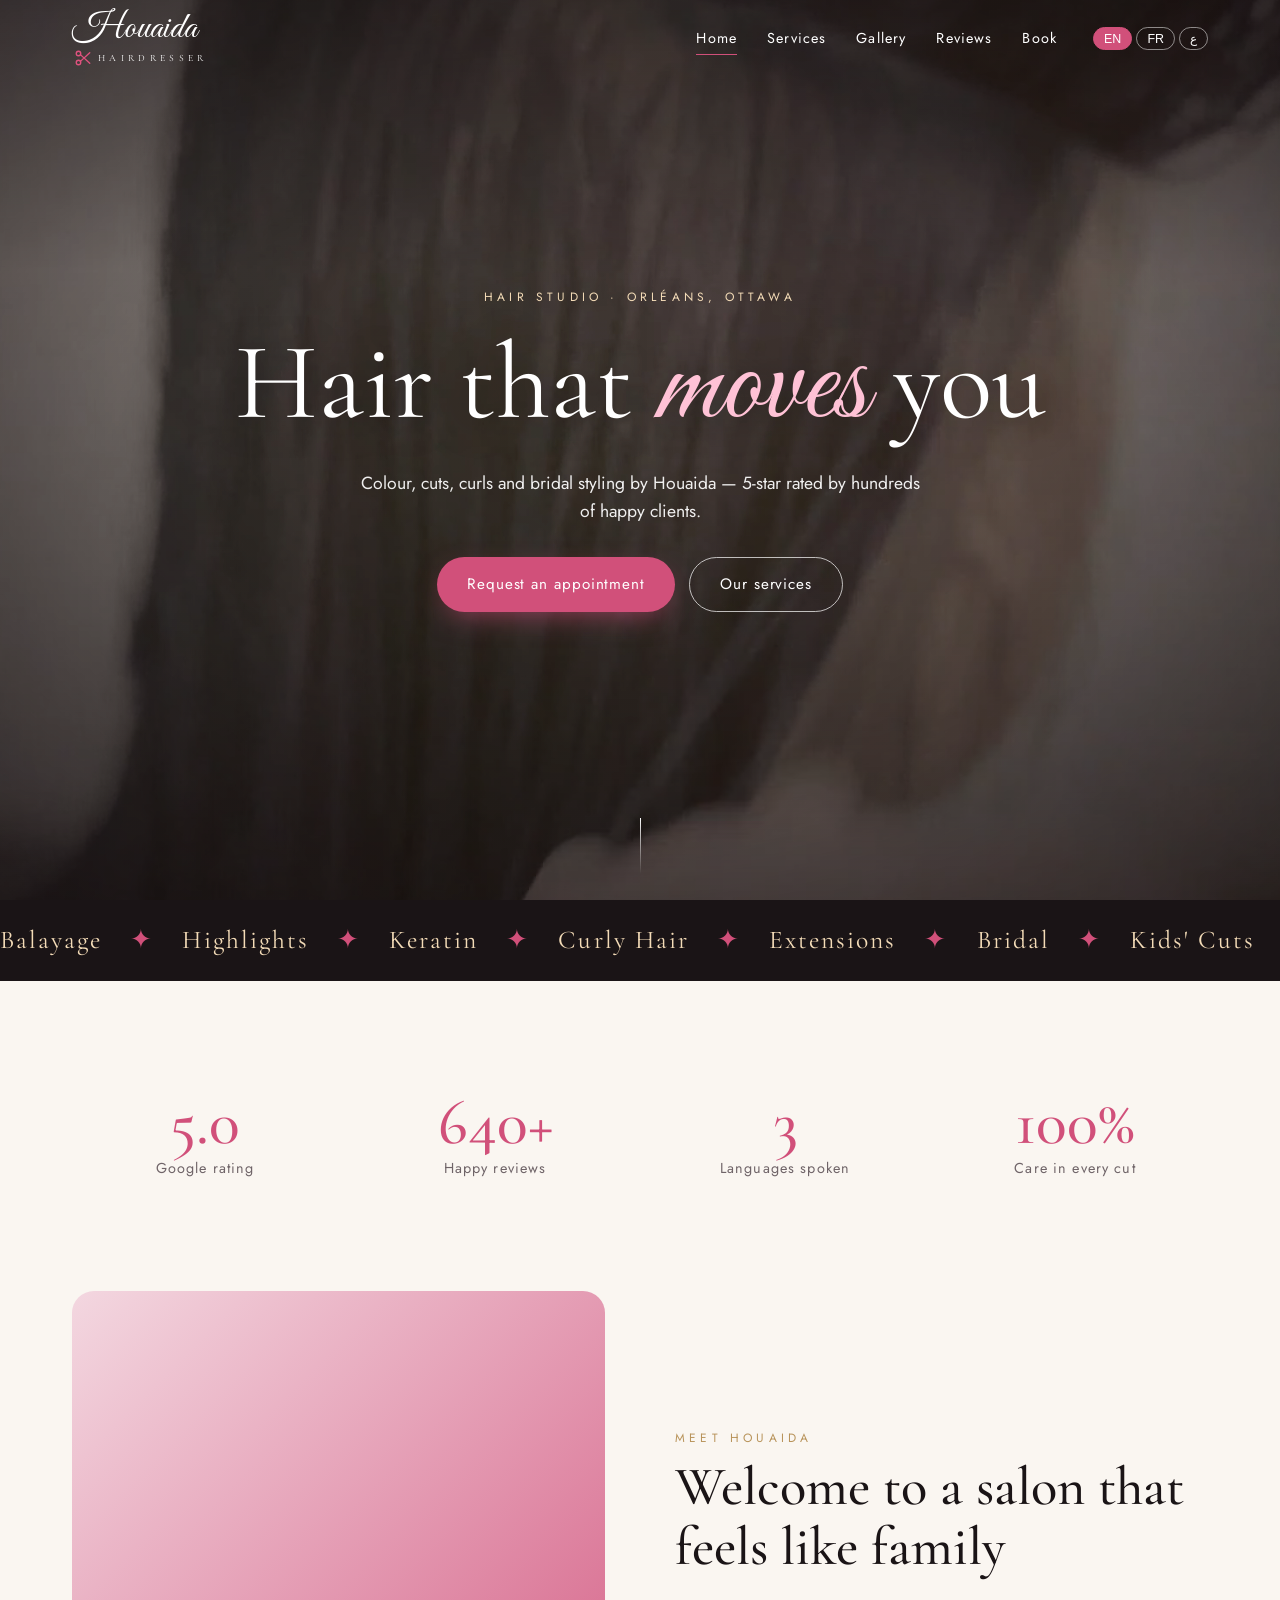
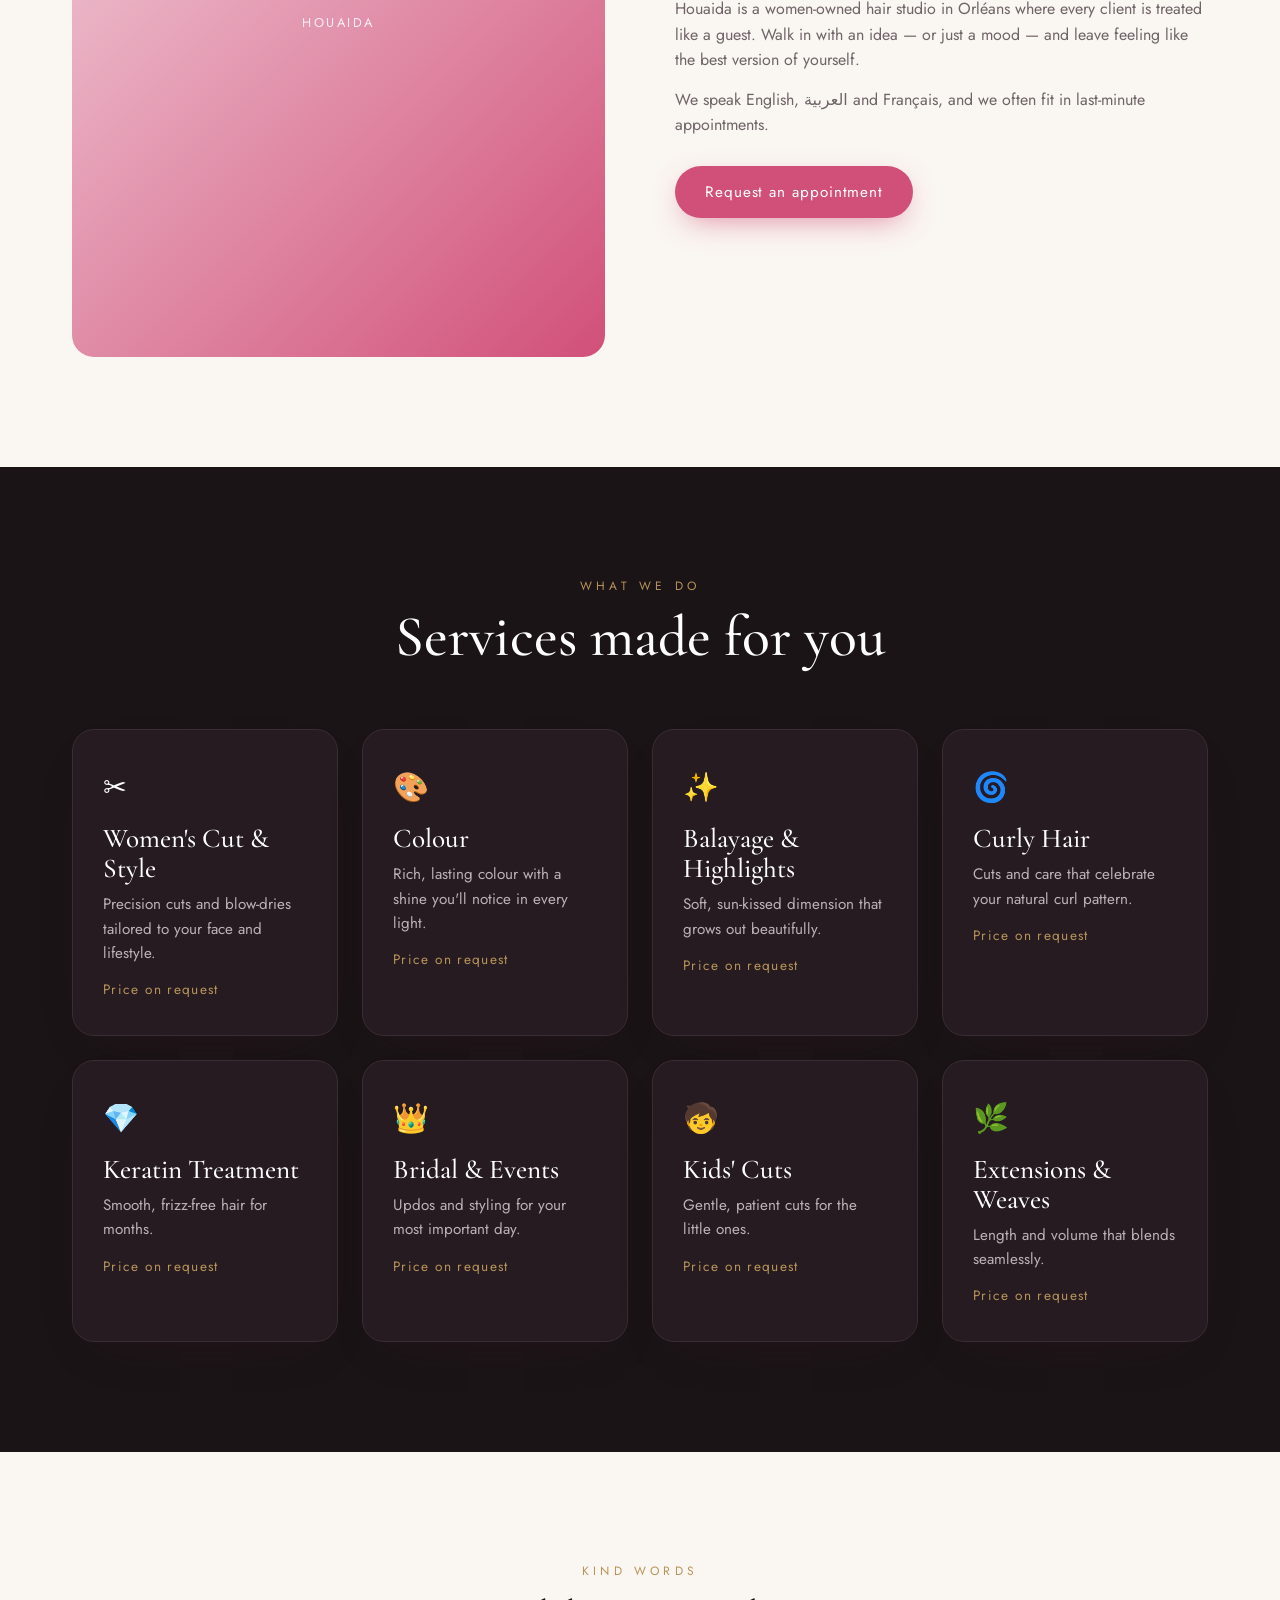
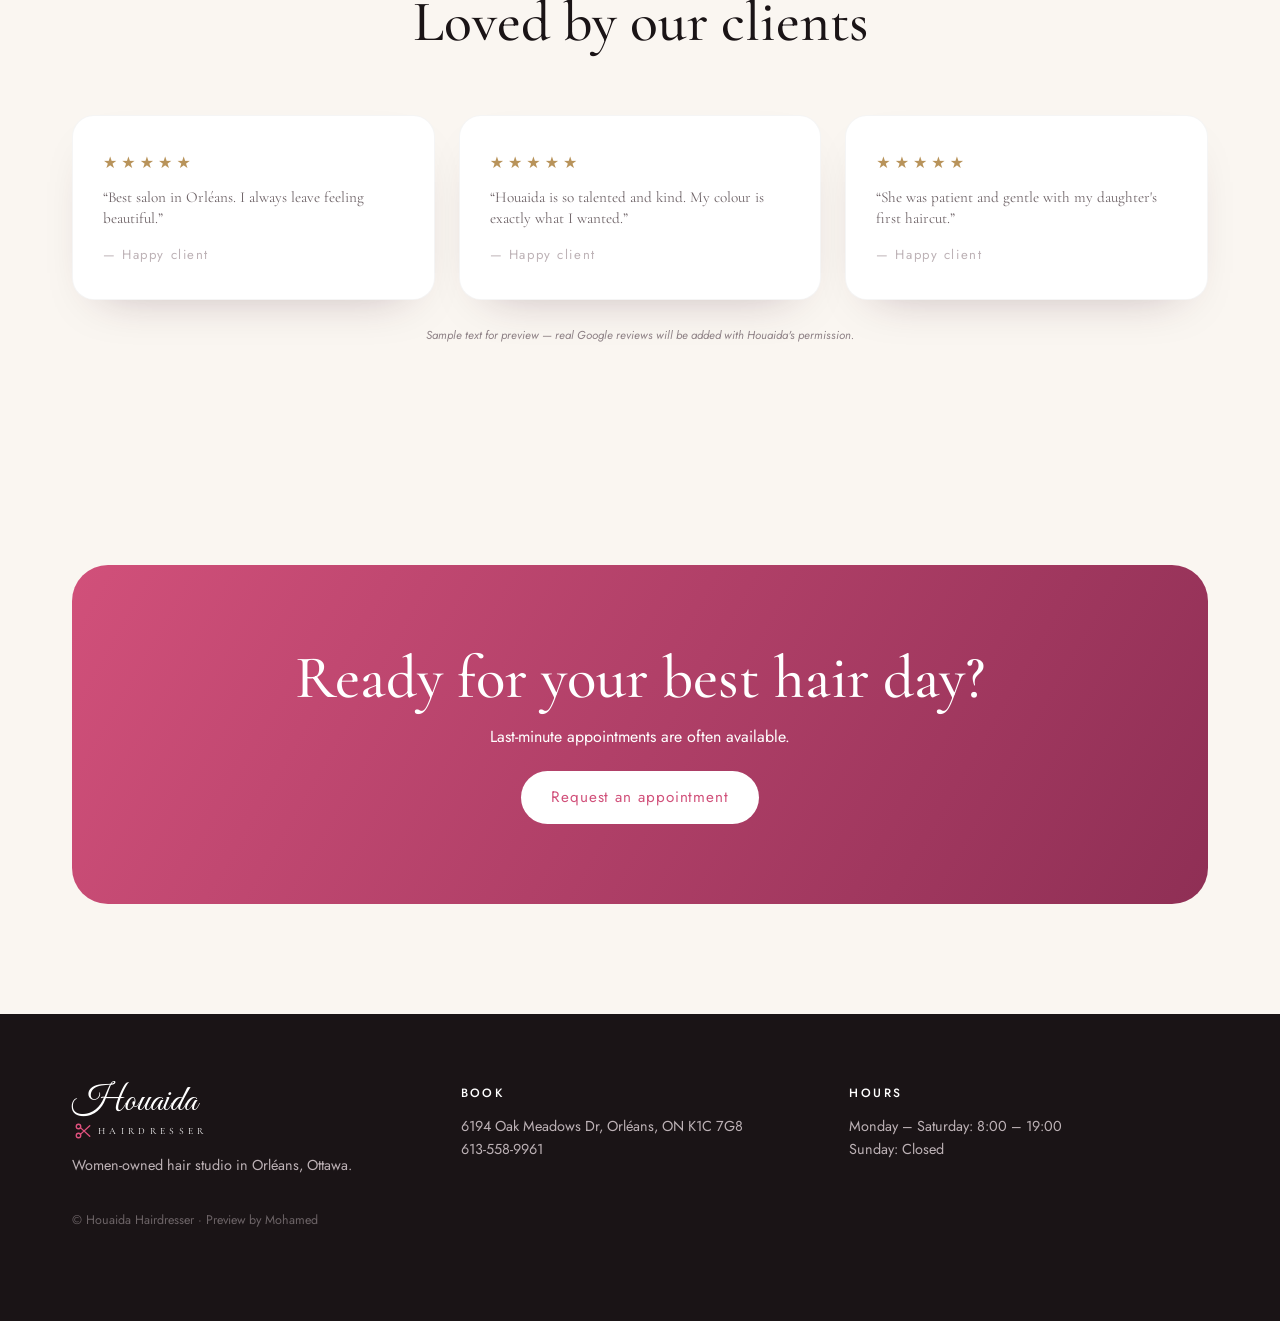
<file: index.html>
<!doctype html><html lang="en"><head><meta charset="utf-8"><meta name="viewport" content="width=device-width,initial-scale=1"><title>Home · Houaida Hairdresser, Orléans</title><meta name="description" content="Houaida Hairdresser — women-owned hair studio in Orléans, Ottawa. Colour, balayage, curls, keratin, bridal. English, Arabic, French."><link rel="preconnect" href="https://fonts.googleapis.com"><link href="https://fonts.googleapis.com/css2?family=Cormorant+Garamond:wght@400;500;600&family=Great+Vibes&family=Jost:wght@300;400;500&family=Tajawal:wght@400;500;700&display=swap" rel="stylesheet"><link rel="stylesheet" href="style.css"></head><body data-hero="1"><header id="hdr"></header>
<div class="hero"><video autoplay muted loop playsinline poster="media/poster.jpg"><source src="media/hero.webm" type="video/webm"><source src="media/hero.mp4" type="video/mp4"></video>
<div class="in"><div class="eyebrow" data-t="h_eyebrow"></div><h1 data-t="h_title"></h1><p data-t="h_sub"></p><div class="cta"><a class="btn" href="book.html" data-t="book"></a><a class="btn ghost" href="services.html" data-t="see"></a></div></div><div class="scroll"></div></div>
<div class="marq"><div data-fill="mq"></div></div>
<section><div class="wrap"><div class="stats" data-fill="st"></div></div></section>
<section style="padding-top:0"><div class="wrap split"><div class="ph rv" style="background:linear-gradient(135deg,#f3d7e0,#d1507a)">Houaida</div><div class="rv"><div class="eyebrow" data-t="a_eyebrow"></div><h2 data-t="a_title"></h2><p data-t="a_p1"></p><p data-t="a_p2"></p><a class="btn" style="margin-top:14px" href="book.html" data-t="book"></a></div></div></section>
<section class="dark"><div class="wrap"><div class="head"><div class="eyebrow" data-t="s_eyebrow"></div><h2 data-t="s_title"></h2></div><div class="cards" data-fill="sv"></div></div></section>
<section><div class="wrap"><div class="head"><div class="eyebrow" data-t="r_eyebrow"></div><h2 data-t="r_title"></h2></div><div class="cards" data-fill="rv"></div><p class="note" data-t="r_note"></p></div></section>
<section><div class="wrap"><div class="cta-band rv"><h2 data-t="cta_t"></h2><p data-t="cta_s"></p><a class="btn" href="book.html" data-t="book"></a></div></div></section>
<div id="ftr"></div><script src="app.js"></script></body></html>
</file>
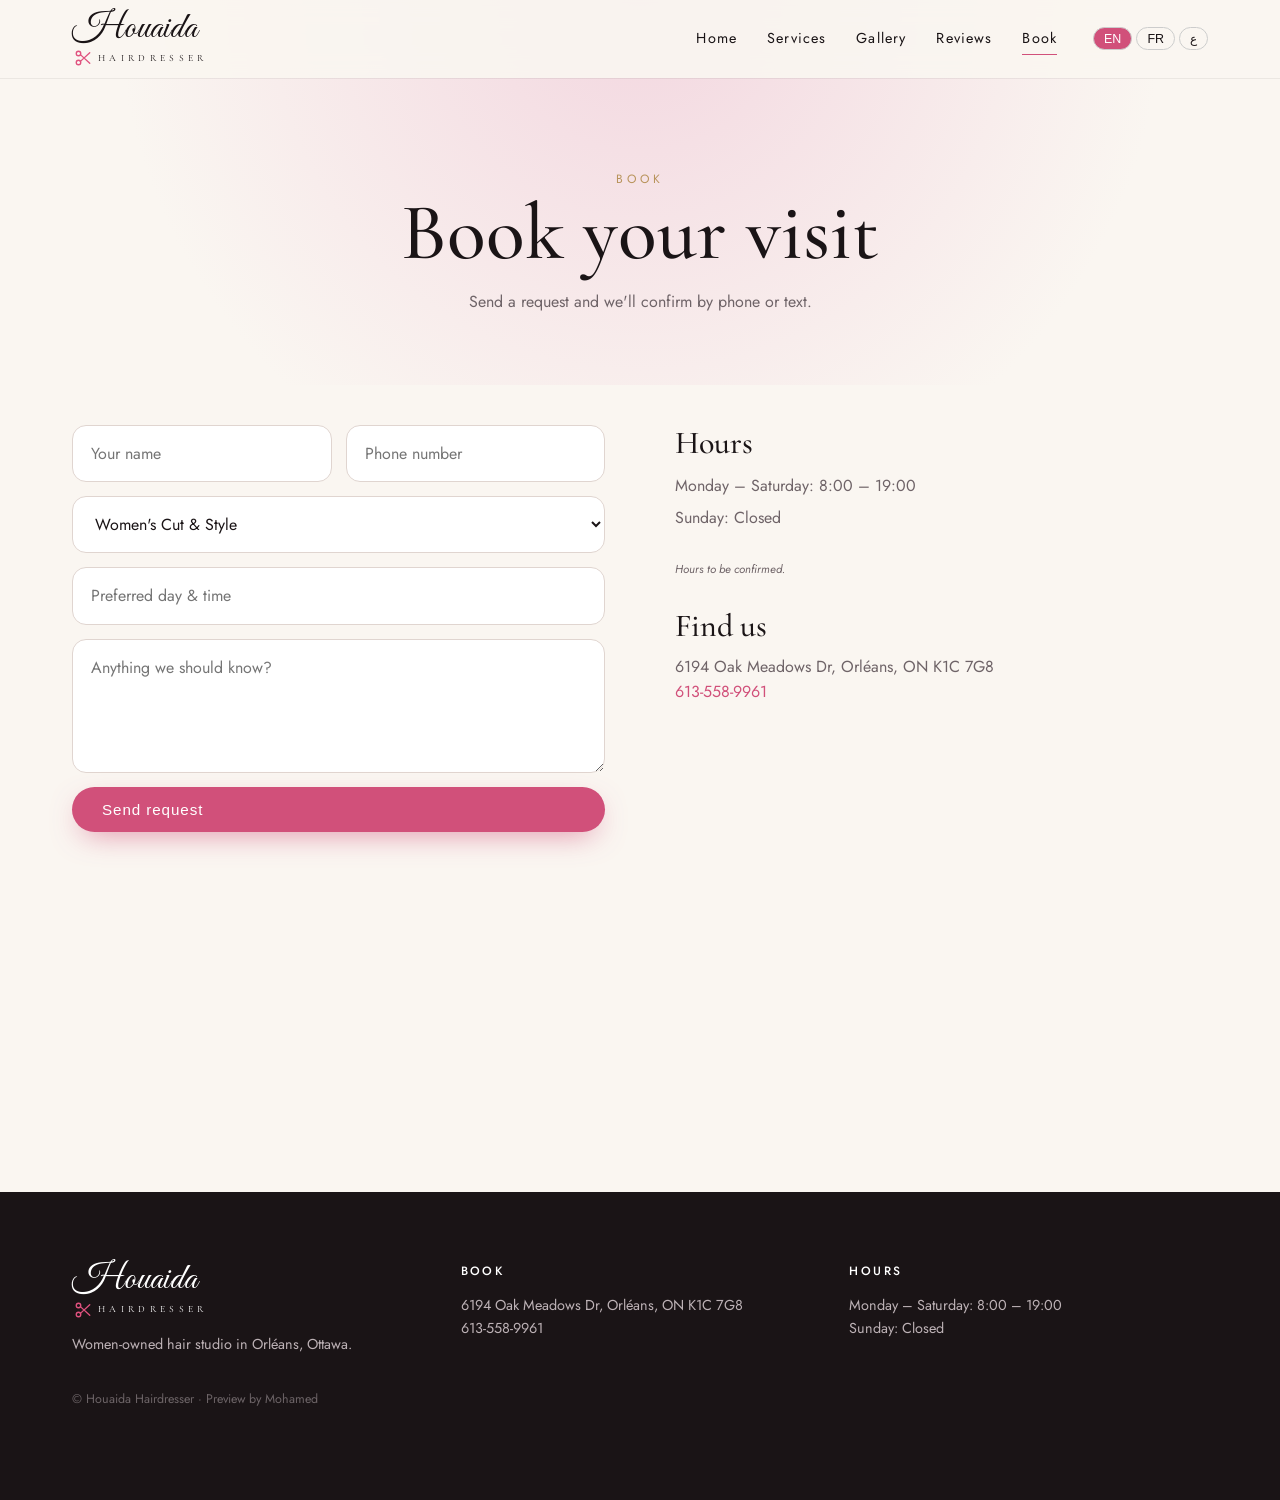
<file: book.html>
<!doctype html><html lang="en"><head><meta charset="utf-8"><meta name="viewport" content="width=device-width,initial-scale=1"><title>Book · Houaida Hairdresser, Orléans</title><meta name="description" content="Houaida Hairdresser — women-owned hair studio in Orléans, Ottawa. Colour, balayage, curls, keratin, bridal. English, Arabic, French."><link rel="preconnect" href="https://fonts.googleapis.com"><link href="https://fonts.googleapis.com/css2?family=Cormorant+Garamond:wght@400;500;600&family=Great+Vibes&family=Jost:wght@300;400;500&family=Tajawal:wght@400;500;700&display=swap" rel="stylesheet"><link rel="stylesheet" href="style.css"></head><body><header id="hdr"></header>
<div class="pagehead"><div class="wrap"><div class="eyebrow" data-t="n_contact"></div><h1 data-t="c_title"></h1><p style="color:var(--mute);margin-top:12px" data-t="c_sub"></p></div></div>
<section style='padding-top:40px'><div class='wrap split' style='align-items:start'><form class='rv'><div class='two'><input required data-ph='f_name'><input required type='tel' data-ph='f_phone'></div><select data-fill='opt'></select><input data-ph='f_date'><textarea rows='4' data-ph='f_msg'></textarea><button class='btn' data-t='f_send'></button></form><div class='rv'><h3 style='font-size:2rem;margin-bottom:10px' data-t='hours'></h3><p data-hrs style='line-height:2'></p><p class='note' style='text-align:start' data-t='hn'></p><h3 style='font-size:2rem;margin:30px 0 10px' data-t='find'></h3><p>6194 Oak Meadows Dr, Orléans, ON K1C 7G8<br><a href='tel:+16135589961' style='color:var(--rose)'>613-558-9961</a></p><iframe class='map' style='margin-top:16px;height:280px' loading='lazy' src='https://www.google.com/maps?q=6194+Oak+Meadows+Dr,+Orl%C3%A9ans,+ON&output=embed'></iframe></div></div></section>
<div id="ftr"></div><script src="app.js"></script></body></html>
</file>
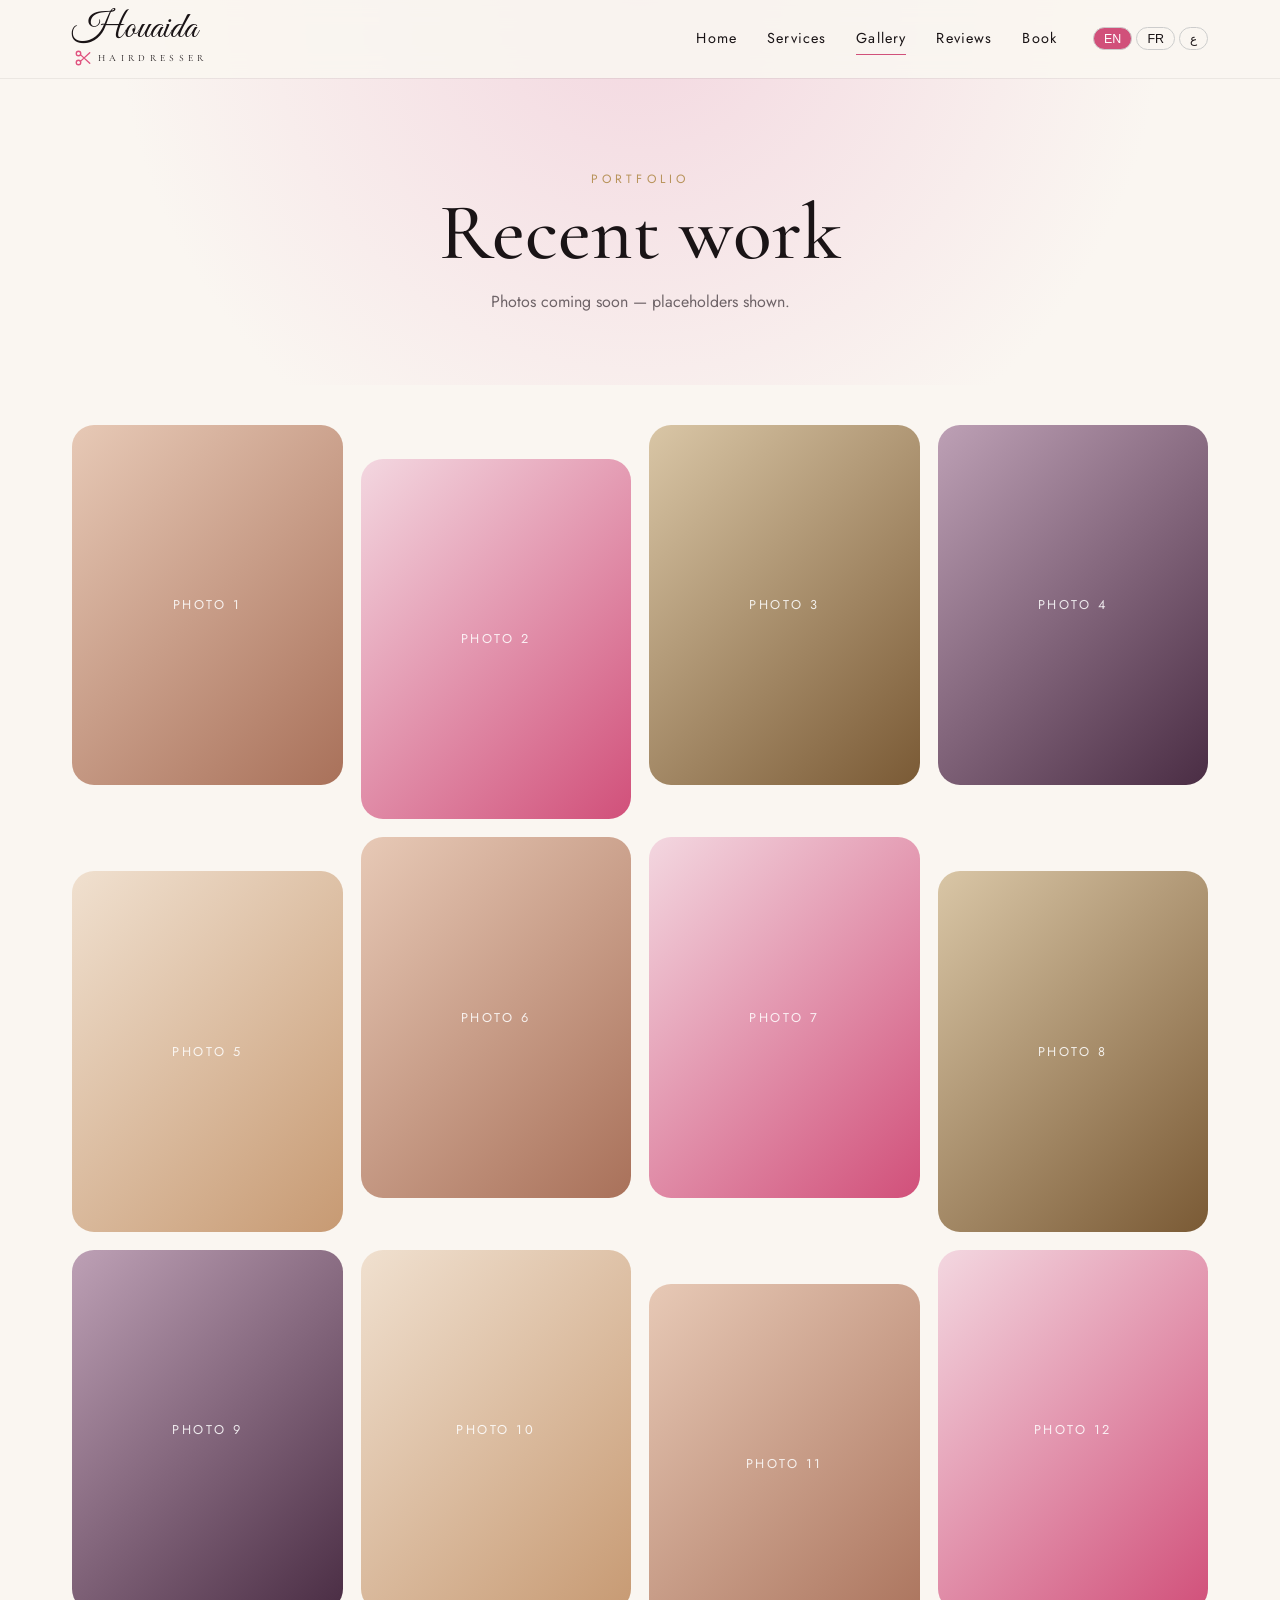
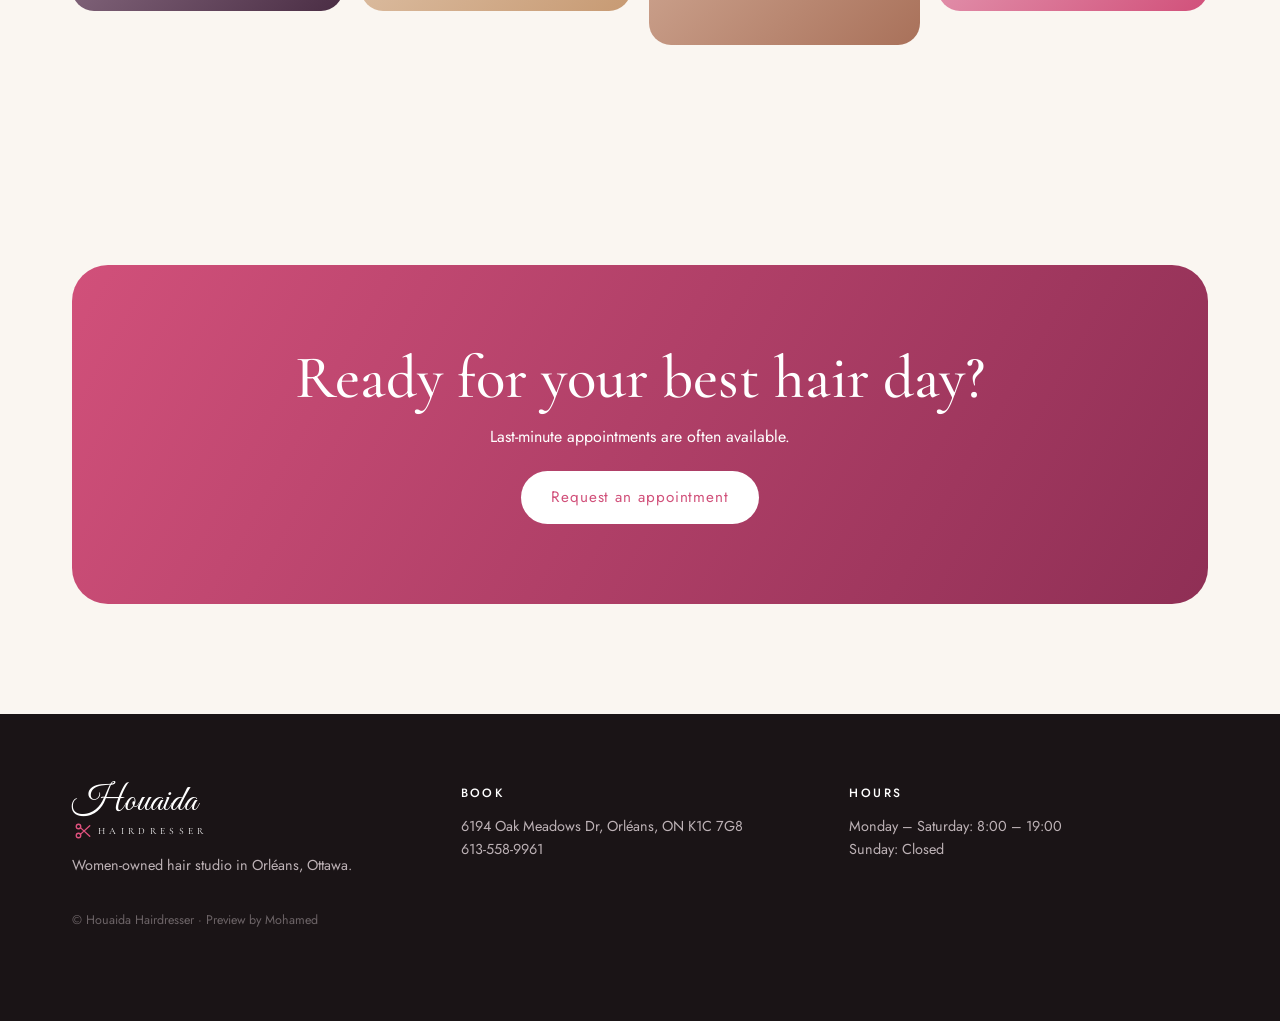
<file: gallery.html>
<!doctype html><html lang="en"><head><meta charset="utf-8"><meta name="viewport" content="width=device-width,initial-scale=1"><title>Gallery · Houaida Hairdresser, Orléans</title><meta name="description" content="Houaida Hairdresser — women-owned hair studio in Orléans, Ottawa. Colour, balayage, curls, keratin, bridal. English, Arabic, French."><link rel="preconnect" href="https://fonts.googleapis.com"><link href="https://fonts.googleapis.com/css2?family=Cormorant+Garamond:wght@400;500;600&family=Great+Vibes&family=Jost:wght@300;400;500&family=Tajawal:wght@400;500;700&display=swap" rel="stylesheet"><link rel="stylesheet" href="style.css"></head><body><header id="hdr"></header>
<div class="pagehead"><div class="wrap"><div class="eyebrow" data-t="g_eyebrow"></div><h1 data-t="g_title"></h1><p style="color:var(--mute);margin-top:12px" data-t="g_sub"></p></div></div>
<section style='padding-top:40px'><div class='wrap'><div class='grid' data-fill='gal' data-n='12'></div></div></section><section><div class="wrap"><div class="cta-band rv"><h2 data-t="cta_t"></h2><p data-t="cta_s"></p><a class="btn" href="book.html" data-t="book"></a></div></div></section>
<div id="ftr"></div><script src="app.js"></script></body></html>
</file>
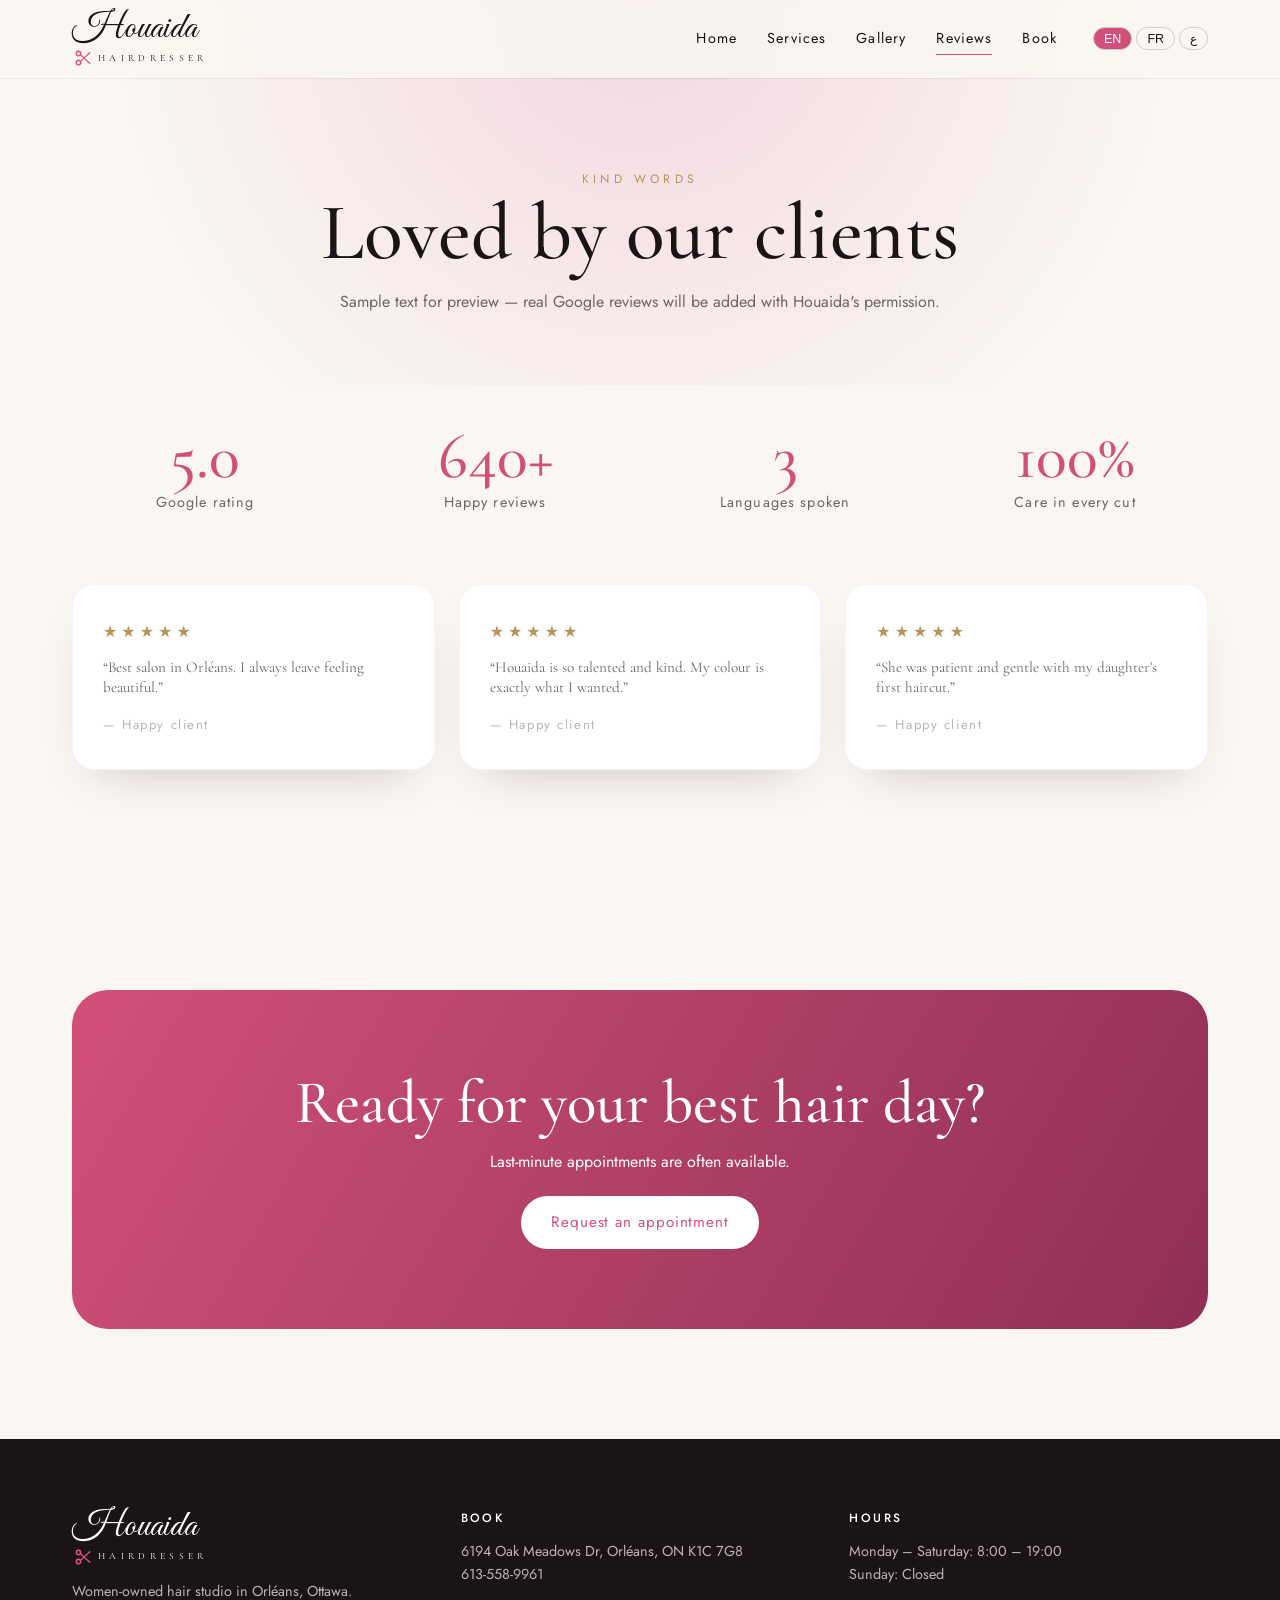
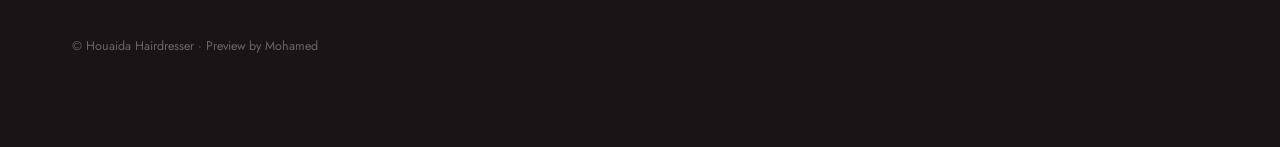
<file: reviews.html>
<!doctype html><html lang="en"><head><meta charset="utf-8"><meta name="viewport" content="width=device-width,initial-scale=1"><title>Reviews · Houaida Hairdresser, Orléans</title><meta name="description" content="Houaida Hairdresser — women-owned hair studio in Orléans, Ottawa. Colour, balayage, curls, keratin, bridal. English, Arabic, French."><link rel="preconnect" href="https://fonts.googleapis.com"><link href="https://fonts.googleapis.com/css2?family=Cormorant+Garamond:wght@400;500;600&family=Great+Vibes&family=Jost:wght@300;400;500&family=Tajawal:wght@400;500;700&display=swap" rel="stylesheet"><link rel="stylesheet" href="style.css"></head><body><header id="hdr"></header>
<div class="pagehead"><div class="wrap"><div class="eyebrow" data-t="r_eyebrow"></div><h1 data-t="r_title"></h1><p style="color:var(--mute);margin-top:12px" data-t="r_note"></p></div></div>
<section style='padding-top:40px'><div class='wrap'><div class='stats' data-fill='st' style='margin-bottom:70px'></div><div class='cards' data-fill='rv'></div></div></section><section><div class="wrap"><div class="cta-band rv"><h2 data-t="cta_t"></h2><p data-t="cta_s"></p><a class="btn" href="book.html" data-t="book"></a></div></div></section>
<div id="ftr"></div><script src="app.js"></script></body></html>
</file>
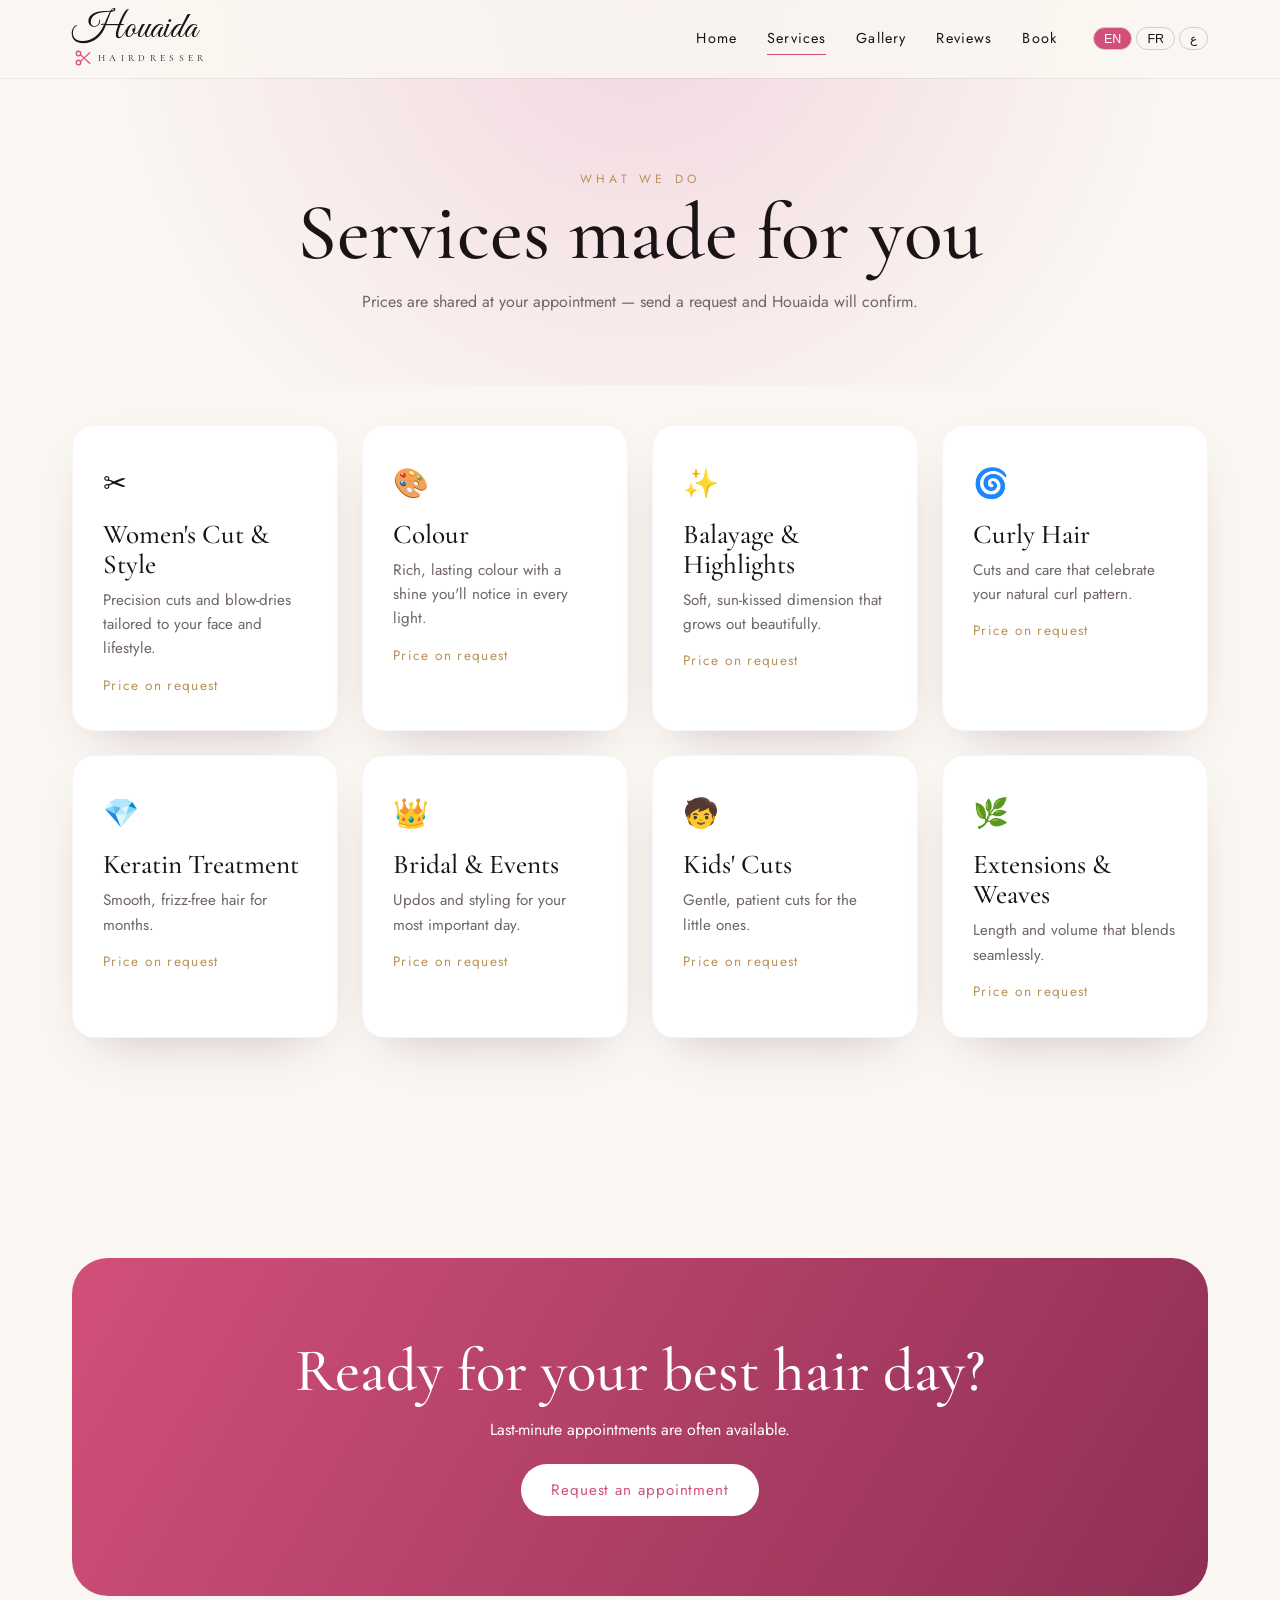
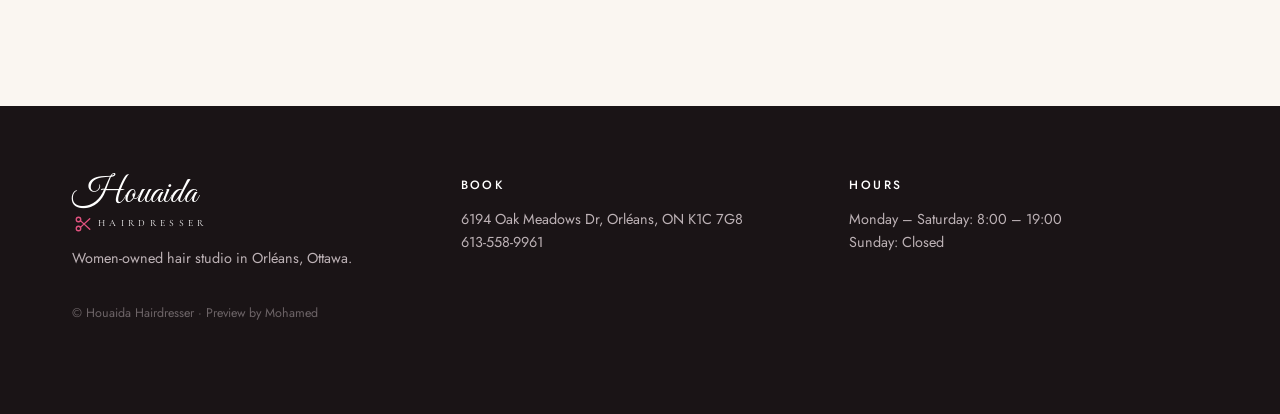
<file: services.html>
<!doctype html><html lang="en"><head><meta charset="utf-8"><meta name="viewport" content="width=device-width,initial-scale=1"><title>Services · Houaida Hairdresser, Orléans</title><meta name="description" content="Houaida Hairdresser — women-owned hair studio in Orléans, Ottawa. Colour, balayage, curls, keratin, bridal. English, Arabic, French."><link rel="preconnect" href="https://fonts.googleapis.com"><link href="https://fonts.googleapis.com/css2?family=Cormorant+Garamond:wght@400;500;600&family=Great+Vibes&family=Jost:wght@300;400;500&family=Tajawal:wght@400;500;700&display=swap" rel="stylesheet"><link rel="stylesheet" href="style.css"></head><body><header id="hdr"></header>
<div class="pagehead"><div class="wrap"><div class="eyebrow" data-t="s_eyebrow"></div><h1 data-t="s_title"></h1><p style="color:var(--mute);margin-top:12px" data-t="s_sub"></p></div></div>
<section style='padding-top:40px'><div class='wrap'><div class='cards' data-fill='sv'></div></div></section><section><div class="wrap"><div class="cta-band rv"><h2 data-t="cta_t"></h2><p data-t="cta_s"></p><a class="btn" href="book.html" data-t="book"></a></div></div></section>
<div id="ftr"></div><script src="app.js"></script></body></html>
</file>
<file: style.css>
:root{--ivory:#faf6f1;--ink:#1a1416;--rose:#d1507a;--rose2:#f3d7e0;--gold:#b8935a;--mute:#6f6468;--card:#fff;--r:22px}
*{box-sizing:border-box;margin:0}html{scroll-behavior:smooth}
body{font-family:'Jost',system-ui,sans-serif;background:var(--ivory);color:var(--ink);line-height:1.6;-webkit-font-smoothing:antialiased}
[dir=rtl] body,[dir=rtl] input,[dir=rtl] textarea,[dir=rtl] select,[dir=rtl] button{font-family:'Tajawal',sans-serif}
h1,h2,h3{font-family:'Cormorant Garamond',serif;font-weight:500;line-height:1.1}
[dir=rtl] h1,[dir=rtl] h2,[dir=rtl] h3{font-family:'Tajawal',sans-serif;font-weight:700}
a{color:inherit;text-decoration:none}img,video{max-width:100%;display:block}
.wrap{max-width:1180px;margin:auto;padding:0 22px}
.script{font-family:'Great Vibes',cursive;color:var(--rose);font-weight:400}
.eyebrow{letter-spacing:.35em;text-transform:uppercase;font-size:.75rem;color:var(--gold)}
[dir=rtl] .eyebrow{letter-spacing:0}
/* nav */
header{position:fixed;inset:0 0 auto 0;z-index:50;transition:.4s}
header .bar{display:flex;align-items:center;justify-content:space-between;height:78px}
header.solid,header.light{background:rgba(250,246,241,.88);backdrop-filter:blur(14px);box-shadow:0 1px 0 rgba(0,0,0,.06)}
.logo{font-family:'Great Vibes',cursive;font-size:2.1rem;color:#fff;line-height:1}
.logo small{display:block;font-family:'Cormorant Garamond',serif;font-size:.6rem;letter-spacing:.5em;margin-top:2px;padding-left:2px}
header.solid .logo,header.light .logo{color:var(--ink)}
nav{display:flex;gap:30px;align-items:center}
nav a{color:#fff;font-size:.9rem;letter-spacing:.08em;position:relative}
header.solid nav a,header.light nav a{color:var(--ink)}
nav a:after{content:"";position:absolute;left:0;bottom:-4px;height:1px;width:0;background:var(--rose);transition:.3s}
nav a:hover:after,nav a.on:after{width:100%}
.lang{display:flex;gap:4px;margin-inline-start:6px}
.lang button{background:none;border:1px solid rgba(255,255,255,.5);color:#fff;border-radius:99px;padding:3px 10px;font-size:.78rem;cursor:pointer}
header.solid .lang button,header.light .lang button{color:var(--ink);border-color:#ccc}
.lang button.on{background:var(--rose);border-color:var(--rose);color:#fff!important}
.burger{display:none;background:none;border:0;color:#fff;font-size:1.8rem;cursor:pointer}
header.solid .burger,header.light .burger{color:var(--ink)}
.btn{display:inline-flex;align-items:center;gap:8px;padding:14px 30px;border-radius:99px;background:var(--rose);color:#fff;border:0;font-size:.95rem;letter-spacing:.06em;cursor:pointer;transition:.3s;box-shadow:0 10px 30px -10px rgba(209,80,122,.7)}
.btn:hover{transform:translateY(-3px);box-shadow:0 16px 36px -10px rgba(209,80,122,.8)}
.btn.ghost{background:transparent;border:1px solid rgba(255,255,255,.7);box-shadow:none}
.btn.ghost.dark{border-color:var(--ink);color:var(--ink)}
/* hero */
.hero{position:relative;height:100svh;min-height:620px;display:grid;place-items:center;text-align:center;color:#fff;overflow:hidden;background:#222 center/cover}
.hero video{position:absolute;inset:0;width:100%;height:100%;object-fit:cover;transform:scale(1.04)}
.hero:after{content:"";position:absolute;inset:0;background:radial-gradient(ellipse at center,rgba(20,10,14,.05),rgba(20,10,14,.5)),linear-gradient(180deg,rgba(0,0,0,.3),transparent 30%,rgba(0,0,0,.4))}
.hero .in{position:relative;z-index:2;padding:0 22px;animation:rise 1.4s cubic-bezier(.2,.7,.2,1) both}
.hero h1{font-size:clamp(3rem,8.5vw,7rem);font-weight:400;margin:14px 0 10px;text-shadow:0 4px 40px rgba(0,0,0,.4)}
.hero h1 em{font-family:'Great Vibes',cursive;font-style:normal;color:#ffc2d6;font-size:1.15em}
[dir=rtl] .hero h1 em{font-family:'Tajawal'}
.hero p{max-width:560px;margin:0 auto 32px;opacity:.92;font-size:1.1rem}
.hero .cta{display:flex;gap:14px;justify-content:center;flex-wrap:wrap}
.hero .eyebrow{color:#f4dcb8}
.scroll{position:absolute;bottom:26px;left:50%;z-index:2;width:1px;height:56px;background:linear-gradient(#fff,transparent);animation:drip 2s infinite}
@keyframes drip{0%{transform:scaleY(0);transform-origin:top}50%{transform:scaleY(1);transform-origin:top}51%{transform-origin:bottom}100%{transform:scaleY(0);transform-origin:bottom}}
@keyframes rise{from{opacity:0;transform:translateY(40px)}}
/* sections */
section{padding:110px 0}
.head{text-align:center;max-width:640px;margin:0 auto 60px}
.head h2{font-size:clamp(2.2rem,5vw,3.6rem);margin:10px 0 14px}
.head p{color:var(--mute)}
.rv{opacity:0;transform:translateY(40px);transition:1s cubic-bezier(.2,.7,.2,1)}.rv.in{opacity:1;transform:none}
.marq{background:var(--ink);color:#f4dcb8;overflow:hidden;padding:20px 0;white-space:nowrap}
.marq div{display:inline-block;animation:mq 30s linear infinite;font-family:'Cormorant Garamond',serif;font-size:1.6rem;letter-spacing:.08em}
.marq span{margin:0 28px;color:var(--rose)}
@keyframes mq{to{transform:translateX(-50%)}}
[dir=rtl] .marq div{animation-direction:reverse}
.stats{display:grid;grid-template-columns:repeat(auto-fit,minmax(180px,1fr));gap:24px;text-align:center}
.stats b{display:block;font-family:'Cormorant Garamond',serif;font-size:4rem;color:var(--rose);font-weight:500;line-height:1}
.stats span{color:var(--mute);font-size:.9rem;letter-spacing:.08em}
.cards{display:grid;grid-template-columns:repeat(auto-fit,minmax(260px,1fr));gap:24px}
.card{background:var(--card);border-radius:var(--r);padding:34px 30px;box-shadow:0 20px 50px -30px rgba(60,20,40,.35);transition:.4s;border:1px solid rgba(0,0,0,.04)}
.card:hover{transform:translateY(-8px);box-shadow:0 30px 60px -28px rgba(209,80,122,.5)}
.card .ic{font-size:1.8rem;margin-bottom:14px}
.card h3{font-size:1.7rem;margin-bottom:8px}.card p{color:var(--mute);font-size:.95rem}
.price{margin-top:14px;color:var(--gold);letter-spacing:.1em;font-size:.85rem}
.ph{position:relative;border-radius:var(--r);overflow:hidden;aspect-ratio:3/4;display:grid;place-items:center;color:rgba(255,255,255,.85);font-size:.8rem;letter-spacing:.2em;text-transform:uppercase;transition:.6s}
.ph:nth-child(5n+1){background:linear-gradient(135deg,#e7c9b6,#a9715a)}
.ph:nth-child(5n+2){background:linear-gradient(135deg,#f3d7e0,#d1507a)}
.ph:nth-child(5n+3){background:linear-gradient(135deg,#d9c6a6,#7a5a35)}
.ph:nth-child(5n+4){background:linear-gradient(135deg,#bda0b5,#4a2d44)}
.ph:nth-child(5n){background:linear-gradient(135deg,#f0e0cf,#c79a73)}
.ph:hover{transform:scale(1.03) rotate(-.6deg)}
.grid{display:grid;grid-template-columns:repeat(auto-fill,minmax(230px,1fr));gap:18px}
.grid .ph:nth-child(3n+2){margin-top:34px}
.split{display:grid;grid-template-columns:1fr 1fr;gap:70px;align-items:center}
.split .ph{aspect-ratio:4/5}
.split h2{font-size:clamp(2.2rem,4.6vw,3.4rem);margin:10px 0 18px}
.split p{color:var(--mute);margin-bottom:14px}
.dark{background:var(--ink);color:#fff}.dark .head p,.dark .card p{color:#bdb2b6}
.dark .card{background:#251b20;border-color:#3a2c33}
.stars{color:var(--gold);letter-spacing:4px;margin-bottom:12px}
.quote{font-family:'Cormorant Garamond',serif;font-size:1.35rem;line-height:1.35}
[dir=rtl] .quote{font-family:'Tajawal'}
.who{margin-top:16px;font-size:.82rem;letter-spacing:.12em;color:#bdb2b6}
.note{font-size:.72rem;color:#8d8085;margin-top:26px;text-align:center;font-style:italic}
.cta-band{background:linear-gradient(120deg,#d1507a,#8f2f55);color:#fff;text-align:center;border-radius:36px;padding:80px 24px;position:relative;overflow:hidden}
.cta-band h2{font-size:clamp(2.2rem,5vw,3.8rem);margin-bottom:12px}.cta-band .btn{background:#fff;color:var(--rose);margin-top:22px;box-shadow:none}
table{width:100%;border-collapse:collapse}td{padding:12px 0;border-bottom:1px dashed #d8cdc9}td:last-child{text-align:end;color:var(--gold)}
form{display:grid;gap:14px}
input,select,textarea{width:100%;padding:15px 18px;border-radius:14px;border:1px solid #e0d5d0;background:#fff;font:inherit;color:var(--ink)}
input:focus,select:focus,textarea:focus{outline:2px solid var(--rose2);border-color:var(--rose)}
.two{display:grid;grid-template-columns:1fr 1fr;gap:14px}
.map{border-radius:var(--r);overflow:hidden;min-height:340px;border:0;width:100%;height:100%}
.pagehead{padding:170px 0 70px;text-align:center;background:radial-gradient(circle at 50% 0,var(--rose2),var(--ivory) 70%)}
.pagehead h1{font-size:clamp(2.6rem,7vw,5rem)}
footer{background:var(--ink);color:#bdb2b6;padding:70px 0 90px;font-size:.9rem}
footer .logo{color:#fff}footer .cols{display:grid;grid-template-columns:repeat(auto-fit,minmax(200px,1fr));gap:30px;margin-bottom:34px}
footer h4{color:#fff;font-weight:500;letter-spacing:.2em;font-size:.75rem;margin-bottom:12px;text-transform:uppercase}
footer a:hover{color:var(--rose)}
.callbar{display:none}
@media(max-width:860px){
 nav{position:fixed;inset:78px 0 auto 0;background:var(--ivory);flex-direction:column;padding:26px;gap:18px;transform:translateY(-130%);transition:.4s;box-shadow:0 20px 40px rgba(0,0,0,.15)}
 nav a{color:var(--ink)!important}nav.open{transform:none}.burger{display:block}
 .lang button{color:var(--ink)!important;border-color:#ccc!important}
 .split{grid-template-columns:1fr;gap:34px}.two{grid-template-columns:1fr}section{padding:72px 0}
 .callbar{display:grid;grid-template-columns:1fr 1fr;position:fixed;bottom:0;inset-inline:0;z-index:60;background:var(--ink)}
 .callbar a{padding:15px;text-align:center;color:#fff;font-size:.95rem}.callbar a:first-child{background:var(--rose)}
 footer{padding-bottom:110px}
}
@media(prefers-reduced-motion:reduce){.rv{opacity:1;transform:none;transition:none}.marq div,.scroll{animation:none}}

.logo small{display:flex;align-items:center;gap:6px;letter-spacing:.45em}.logo small svg{flex:none}.logo .lg{font-size:2.3rem}
</file>
